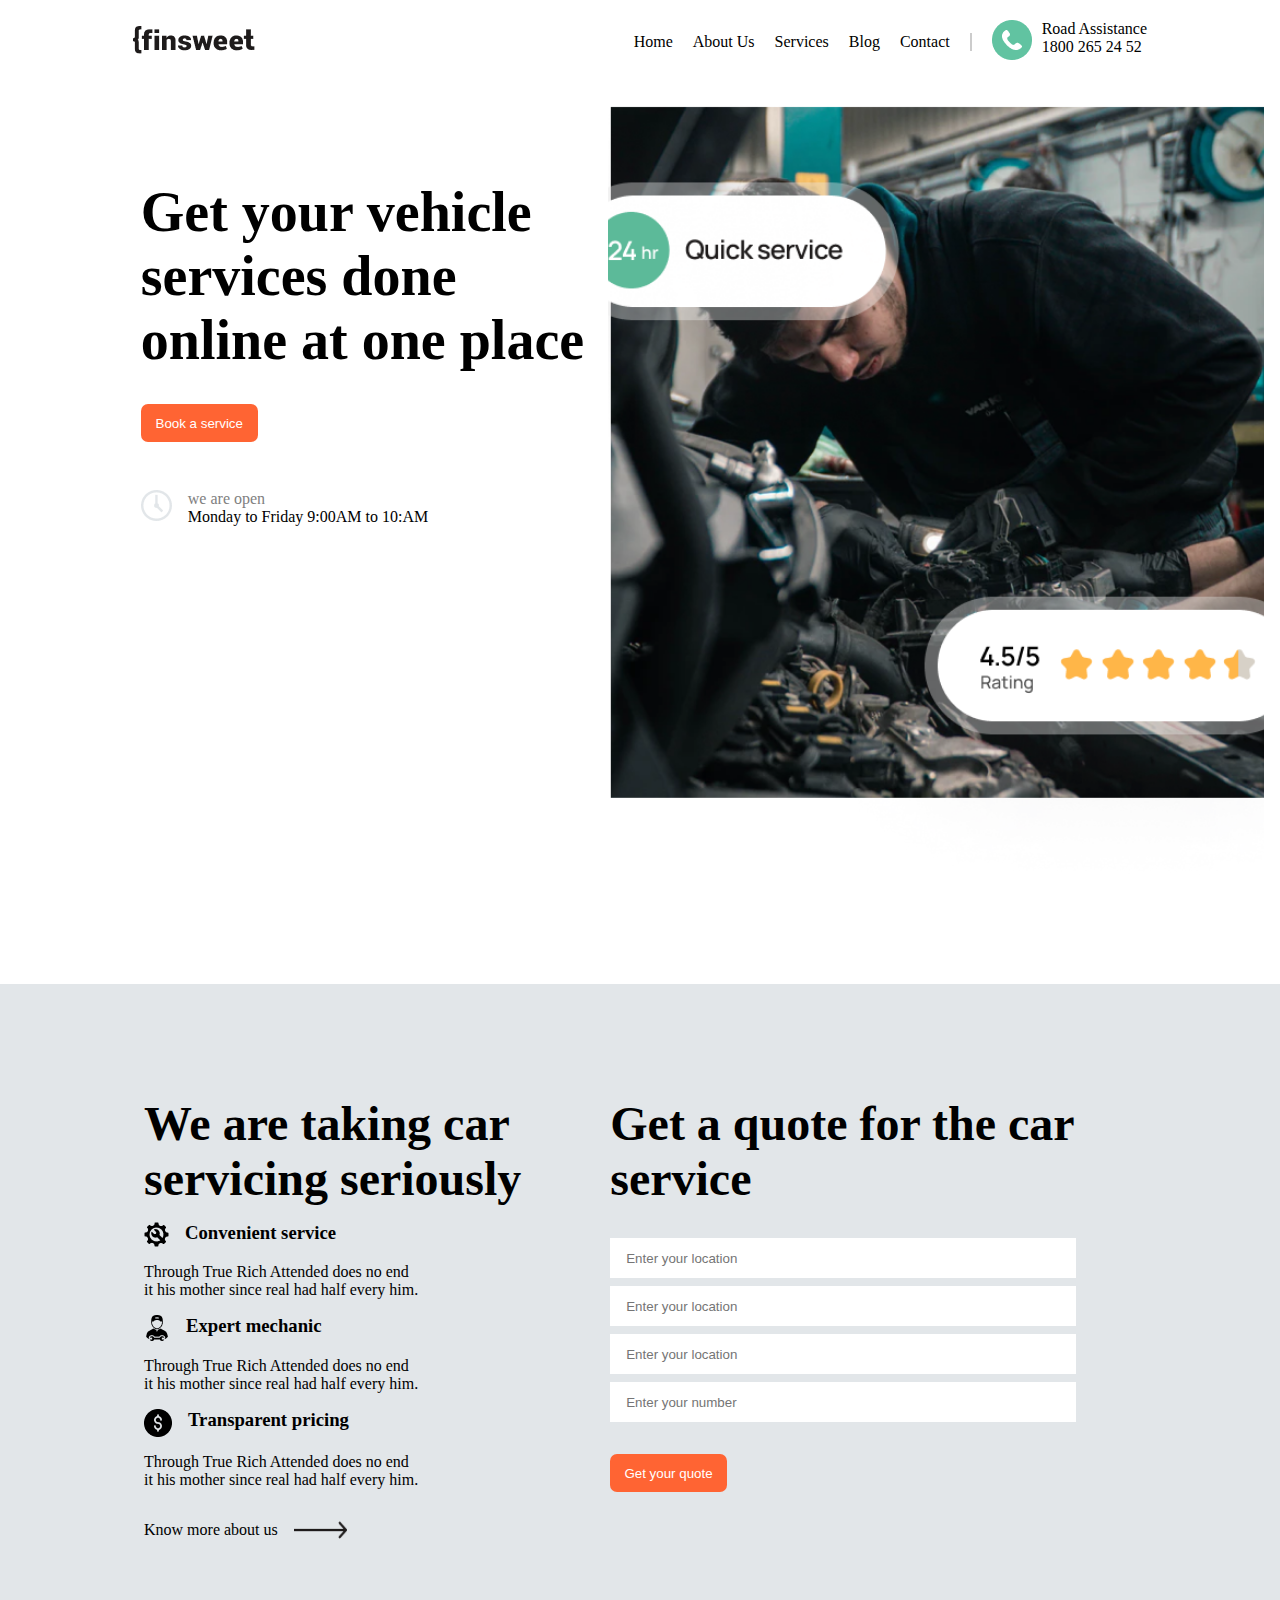
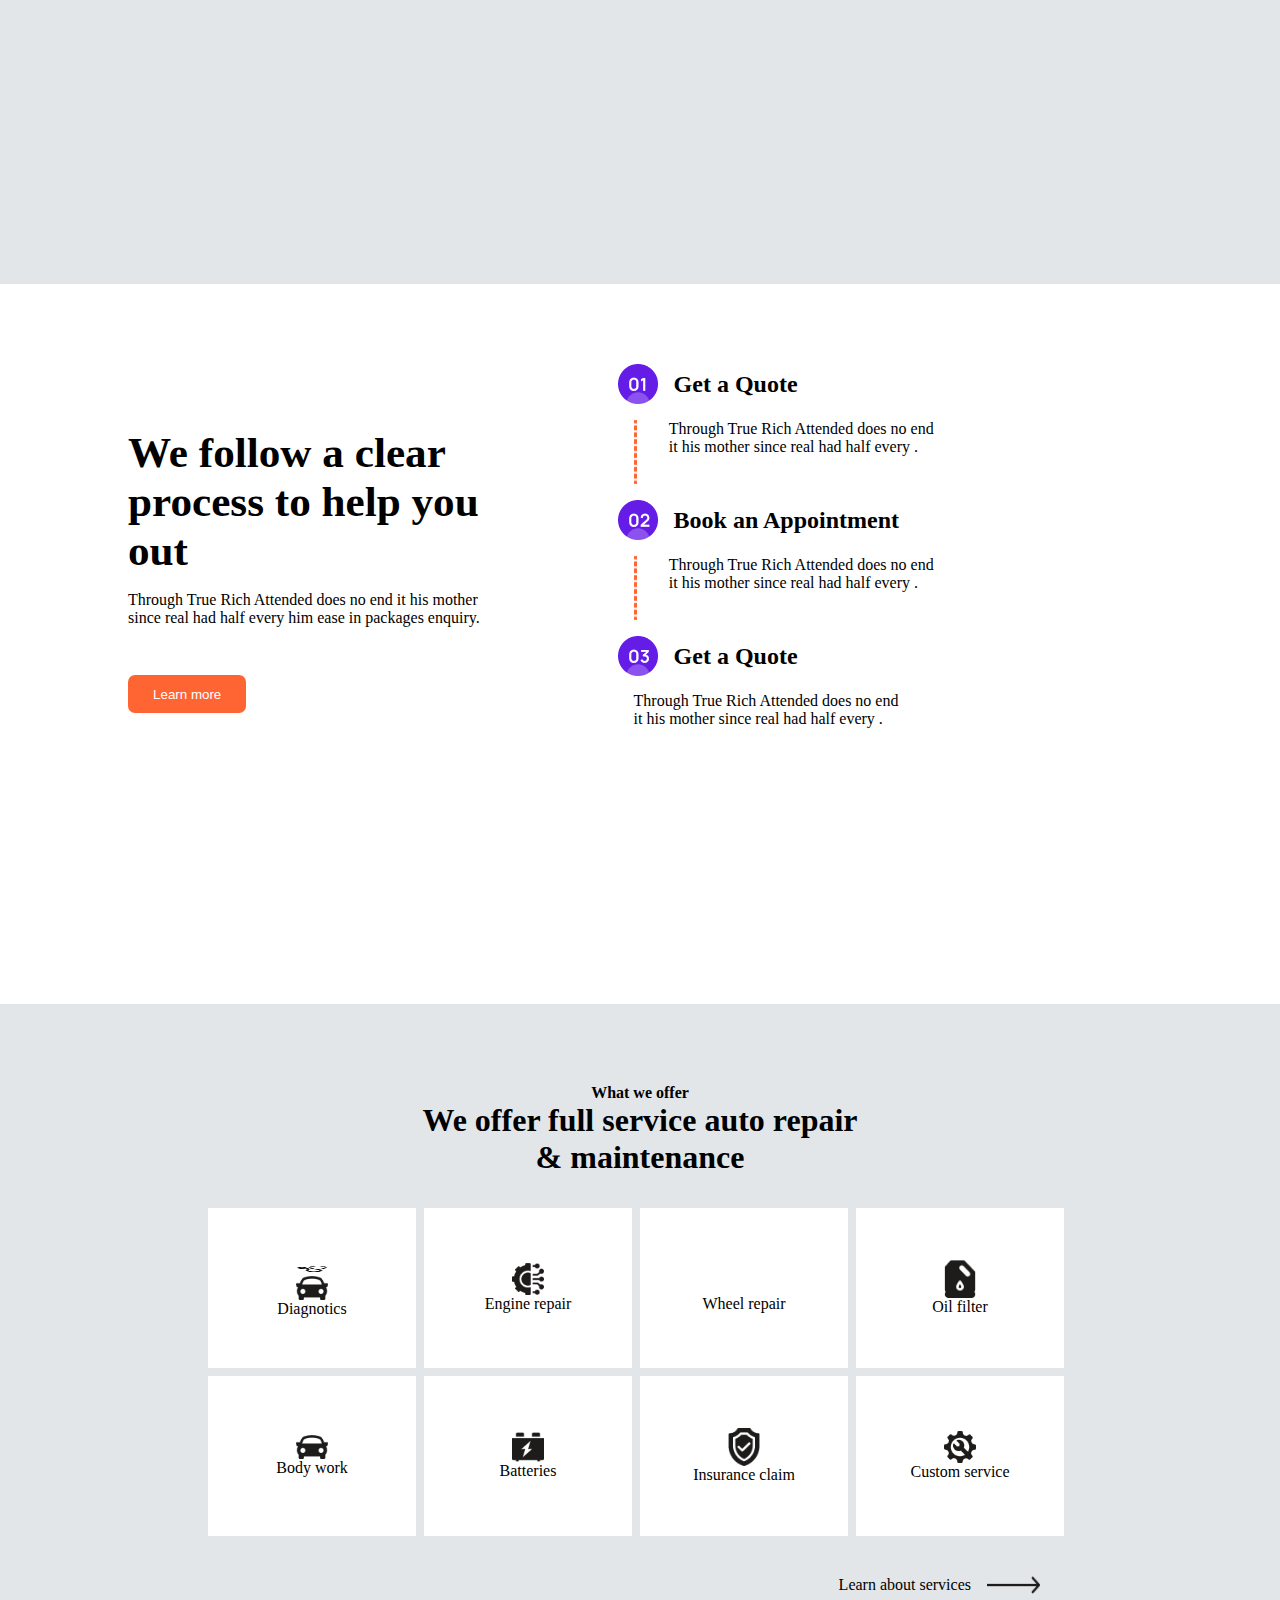
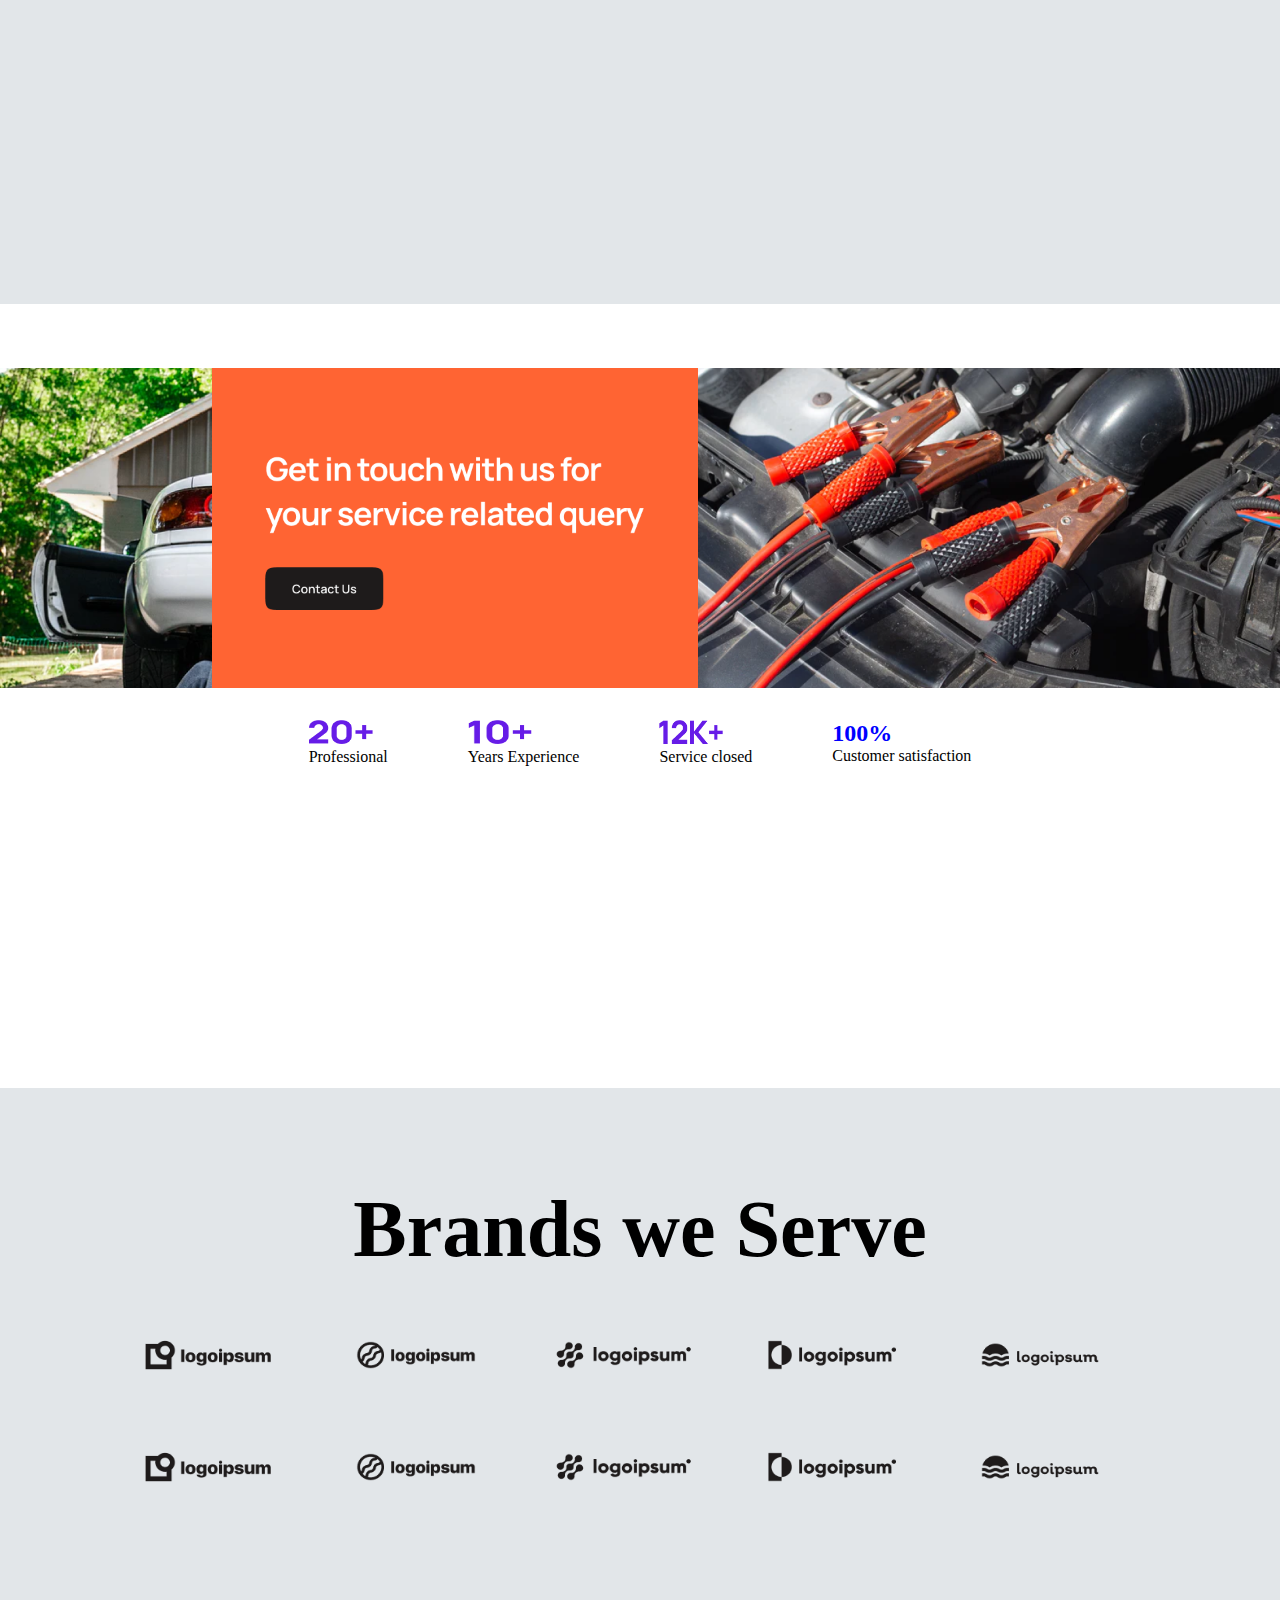
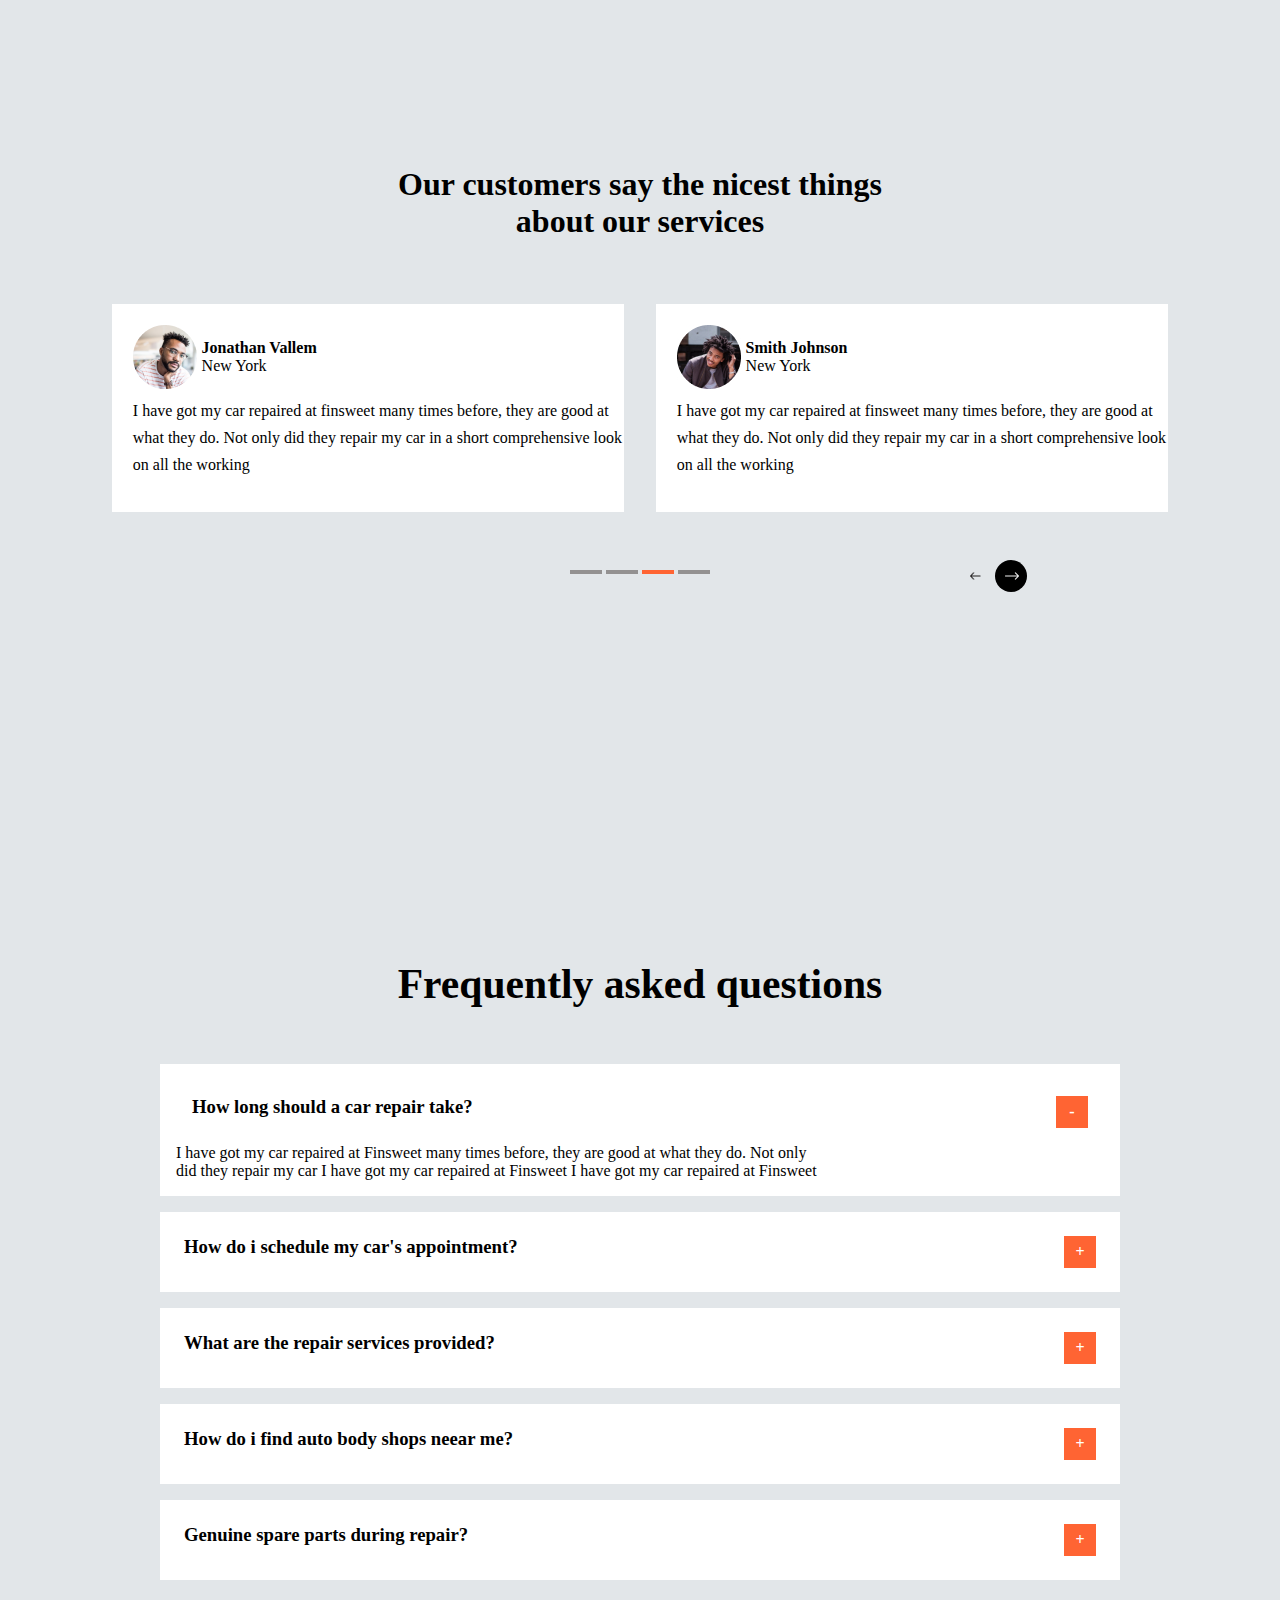
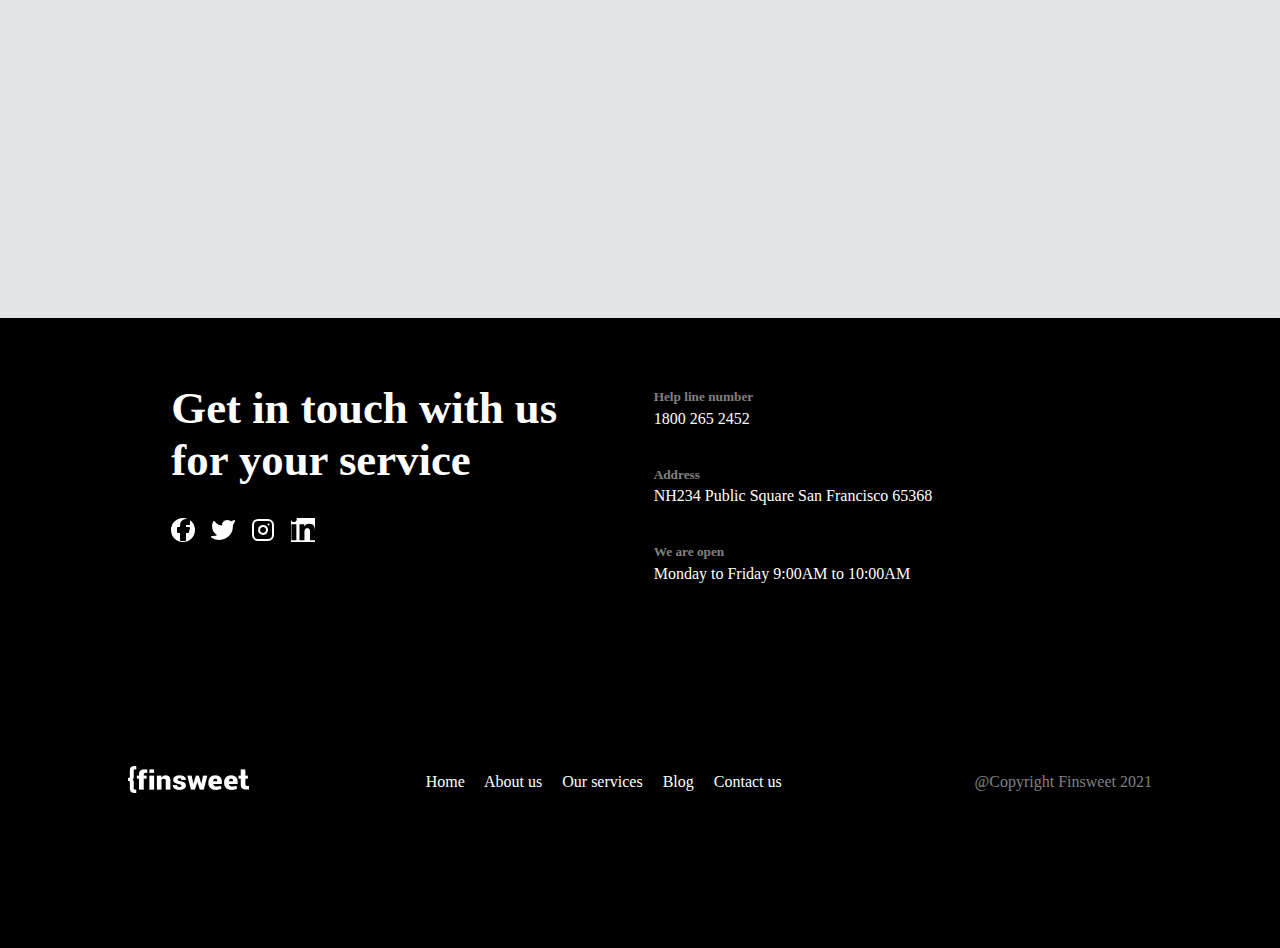
<file: index.html>
<!DOCTYPE html>
<html lang="en">
  <head>
    <meta charset="UTF-8" />
    <meta http-equiv="X-UA-Compatible" content="IE=edge" />
    <meta name="viewport" content="width=device-width, initial-scale=1.0" />
    <link rel="stylesheet" href="css/style.css" />
    <title>Finsweet Home page</title>
  </head>
  <body>
    <section>
      <header>
        <div class="container">
          <div class="main-header">
            <div class="logo">
              <img src="img/Logo.png" alt="company logo" class="" />
            </div>
            <div class="right-section">
              <div class="navigation">
                <ul>
                  <li><a href="#">Home</a></li>
                  <li><a href="#">About Us</a></li>
                  <li><a href="service.html">Services</a></li>
                  <li><a href="#">Blog</a></li>
                  <li><a href="#">Contact</a></li>
                </ul>
              </div>
              <div class="road-assistance">
                <div class="icon">
                  <img src="./img/Assistance Icon.png" alt="road assistance" />
                </div>
                <div class="inner-section">
                  <p>Road Assistance</p>
                  <p>1800 265 24 52</p>
                </div>
              </div>
            </div>
          </div>
        </div>
      </header>
      <section class="first-section">
        <div class="text-section">
          <div class="up-text">
            <h1>Get your vehicle services done online at one place</h1>
            <input type="submit" value="Book a service" />
          </div>
          <div class="time">
            <div class="time-logo">
              <img src="./img/Icon.png" alt="time" />
            </div>
            <div class="time-text">
              <p class="p1">we are open</p>
              <p>Monday to Friday 9:00AM to 10:AM</p>
            </div>
          </div>
        </div>
        <div class="image-area"></div>
      </section>
      <section class="second-section">
        <div class="taking-care">
          <h1>We are taking car servicing seriously</h1>
          <div class="convenient">
            <div class="first">
              <img src="./img/section-2/setting.png" alt="" />
              <h3>Convenient service</h3>
            </div>
            <div class="taking-care-text">
              <p>
                Through True Rich Attended does no end
                <br />
                it his mother since real had half every him.
              </p>
            </div>
            <div class="first">
              <img src="./img/section-2/user.png" alt="" />
              <h3>Expert mechanic</h3>
            </div>
            <div class="taking-care-text">
              <p>
                Through True Rich Attended does no end
                <br />
                it his mother since real had half every him.
              </p>
            </div>
            <div class="first">
              <img src="./img/section-2/cash_sign.png" alt="" />
              <h3>Transparent pricing</h3>
            </div>
            <div class="taking-care-text">
              <p>
                Through True Rich Attended does no end
                <br />
                it his mother since real had half every him.
              </p>
            </div>
          </div>
          <div class="know">
            <p>Know more about us</p>
            <img src="./img/section-2/Arrow.png" alt="" />
          </div>
        </div>
        <div class="form-area">
          <div>
            <h1>Get a quote for the car service</h1>
          </div>
          <div class="webform">
            <input
              type="text"
              name="location"
              id=""
              placeholder="Enter your location"
            />
            <br />
            <input
              type="text"
              name="location"
              id=""
              placeholder="Enter your location"
            />
            <br />
            <input
              type="text"
              name="location"
              id=""
              placeholder="Enter your location"
            />
            <br />
            <input
              type="number"
              name="number"
              id=""
              placeholder="Enter your number"
            />
          </div>
          <div class="btn">
            <input type="submit" value="Get your quote" />
          </div>
        </div>
      </section>
      <section class="third-section">
        <div class="follow-section">
          <div class="medium-font">
            <h1>
              We follow a clear process to help you
              <br />
              out
            </h1>
            <div class="taking-care-text">
              <p>
                Through True Rich Attended does no end it his mother
                <br />
                since real had half every him ease in packages enquiry.
              </p>
            </div>
          </div>
          <div class="up-text">
            <input type="submit" value="Learn more" />
          </div>
        </div>
        <div class="ball-down">
          <div class="ball-text">
            <img src="./img/section-3/Group 9129.png" alt="" />
            <h2>Get a Quote</h2>
          </div>
          <div class="line-text">
            <img src="./img/section-3/Line.png" alt="" />
            <p>
              Through True Rich Attended does no end
              <br />
              it his mother since real had half every .
            </p>
          </div>
          <div class="ball-text">
            <img src="./img/section-3/Group 9130.png" alt="" />
            <h2>Book an Appointment</h2>
          </div>
          <div class="line-text">
            <img src="./img/section-3/Line.png" alt="" />
            <p>
              Through True Rich Attended does no end
              <br />
              it his mother since real had half every .
            </p>
          </div>
          <div class="ball-text">
            <img src="./img/section-3/Group 9131.png" alt="" />
            <h2>Get a Quote</h2>
          </div>
          <div class="line-text">
            <p class="no-line">
              Through True Rich Attended does no end
              <br />
              it his mother since real had half every .
            </p>
          </div>
        </div>
      </section>
      <section class="fourth-section">
        <div class="heading">
          <h4>What we offer</h4>
          <h1>
            We offer full service auto repair
            <br />
            & maintenance
          </h1>
        </div>
        <div class="icons-row">
          <div class="row">
            <div class="car">
              <div class="vector">
                <img src="./img/icons-space/vector.png" alt="">
              </div>
              <img src="./img/icons-space/car.png" alt="">
              <p>Diagnotics</p>
            </div>
            <div class="car">
              <img src="./img/icons-space/octopus-like.png" alt="">
              <p>Engine repair</p>
            </div>
            <div class="car">
              <img src="./img/icons-space/trans.png" alt="">
              <p>Wheel repair</p>
            </div>
            <div class="car">
              <img src="./img/icons-space/gallon.png" alt="">
              <p>Oil filter</p>
            </div>
          </div>
          <div class="row">
            <div class="car">
              <img src="./img/icons-space/car.png" alt="">
              <p>Body work</p>
            </div>
            <div class="car">
              <img src="./img/icons-space/charge.png" alt="">
              <p>Batteries</p>
            </div>
            <div class="car">
              <img src="./img/icons-space/badge.png" alt="">
              <p>Insurance claim</p>
            </div>
            <div class="car">
              <img src="./img/icons-space/settings.png" alt="">
              <p>Custom service</p>
            </div>
          </div>
          </div>
        </div>
        <div class="learn-about">
          <p>Learn about services</p>
          <img src="./img/section-2/Arrow.png" alt="" />
        </div>
      </section>
      <section class="fifth-section">
        <div class="picture"></div>
        <div class="numbers">
          <div class="twenty-plus">
            <img src="./img/section-5/20+.png" alt="" />
            <p>Professional</p>
          </div>
          <div class="twenty-plus">
            <img src="./img/section-5/10+.png" alt="" />
            <p>Years Experience</p>
          </div>
          <div class="twenty-plus">
            <img src="./img/section-5/12K+.png" alt="" />
            <p>Service closed</p>
          </div>
          <div class="hundred">
            <h4>100%</h4>
            <p>Customer satisfaction</p>
          </div>
        </div>
      </section>
      <section class="sixth-section">
        <div class="brand-text">
          <h1>Brands we Serve</h1>
        </div>
        <div class="brand-icon">
          <div class="brand-row">
            <img src="./img/section-6/logo-1 1.png" alt="">
            <img src="./img/section-6/logo-7 1.png" alt="">
            <img src="./img/section-6/logo-8 1.png" alt="">
            <img src="./img/section-6/logo-6.png" alt="">
            <img src="./img/section-6/logo-3.png" alt="">
          </div>
          <div class="brand-row">
            <img src="./img/section-6/logo-1 1.png" alt="">
            <img src="./img/section-6/logo-7 1.png" alt="">
            <img src="./img/section-6/logo-8 1.png" alt="">
            <img src="./img/section-6/logo-6.png" alt="">
            <img src="./img/section-6/logo-3.png" alt="">
          </div>
        </div>
      </section>
      <section class="seventh-section">
        <h1>Our customers say the nicest things <br> about our services</h1>
        <div class="container-7">
          <div class="card">
            <div class="jonathan-section">
              <div class="jona-image">
                <img src="./img/section-7/K84vnnzxmTQ.png" alt="picture">
                <div class="jona-head">
                  <h4>Jonathan Vallem</h4>
                  <p>New York</p>
                </div>
              </div>
              <div class="jona-text">
                <p>I have got my car repaired at finsweet many times before, they are good at what they do. Not only did they repair my car in a short comprehensive look on all the working</p>
              </div>
            </div>
          </div>
          <div class="card">
            <div class="smith-section">
              <div class="jona-image">
                <img src="./img/section-7/nJHvhXS4C0U.jpg" alt="picture">
                <div class="jona-head">
                  <h4>Smith Johnson</h4>
                  <p>New York</p>
                </div>
              </div>
              <div class="jona-text">
                <p>I have got my car repaired at finsweet many times before, they are good at what they do. Not only did they repair my car in a short comprehensive look on all the working</p>
              </div>
            </div>
          </div>
                 
        </div>
        <div class="scroll">
          <div class="line">
            <img src="./img/section-7/Line.png" alt="">
            <img src="./img/section-7/Line.png" alt="">
            <img src="./img/section-7/Line Orange.png" alt="">
            <img src="./img/section-7/Line.png" alt="">
          </div>
          <div class="arrows">
            <div class="normal">
              <img src="./img/section-7/Arrow.png" alt="">
            </div>
            <div class="black">
              <img src="./img/section-7/ArrowT.png" alt="">
            </div>
          </div>
        </div>
      </section>
      <section class="eight-section">
        <h1>Frequently asked questions</h1>
        <div class="container">
          <div class="f-card">
            <div class="f-cardh">
              <h3>How long should a car repair take?</h3>
              <div class="card-image">
                <p>-</p>
              </div>
            </div>
            <div class="faq-text-box">
              <p>I have got my car repaired at Finsweet many times before, they are good at what they do. Not only did they repair my car I have got my car repaired at Finsweet I have got my car repaired at Finsweet</p>
            </div>
          </div>
          <div class="f-card-1">
            <div class="f-cardh-1">
              <h3>How do i schedule my car's appointment?</h3>
              <div class="card-image">
                <p>+</p>
              </div>
            </div>
          </div>
          <div class="f-card-1">
            <div class="f-cardh-1">
              <h3>What are the repair services provided?</h3>
              <div class="card-image">
                <p>+</p>
              </div>
            </div>
          </div>
          <div class="f-card-1">
            <div class="f-cardh-1">
              <h3>How do i find auto body shops neear me?</h3>
              <div class="card-image">
                <p>+</p>
              </div>
            </div>
          </div>
          <div class="f-card-1">
            <div class="f-cardh-1">
              <h3>Genuine spare parts during repair?</h3>
              <div class="card-image">
                <p>+</p>
              </div>
            </div>
          </div>
        </div>
      </section>
    </section>
    <footer>
      <div class="footer-container">
        <div class="top-area">
          <div class="first-top-right">
            <div class="footer-text">
              <h1>Get in touch with us for your service</h1>
            </div>
            <div class="footer-icon">
              <div class="facebook"></div>
              <div class="twitter"></div>
              <div class="instagram"></div>
              <div class="linkedin"></div>
            </div>
          </div>
          <div class="left-top">
            <div class="phone-number">
              <h5>Help line number</h5>
              <p>1800 265 2452</p>
            </div>
            <div class="address-no">
              <h5>Address</h5>
              <p>NH234 Public Square San Francisco 65368</p>
            </div>
            <div class="open">
              <h5>We are open</h5>
              <p>Monday to Friday 9:00AM to 10:00AM</p>
            </div>
          </div>
        </div>
        <div class="bottom-area">
          <div class="footer-logo">
            <img src="./img/footer-icon/Logo.png" alt="">
          </div>
          <div class="straight-text">
            <a href="index.html">Home</a>
            <a href="#">About us</a>
            <a href="service.html">Our services</a>
            <a href="#">Blog</a>
            <a href="#">Contact us</a>
          </div>
          <div class="copy-area">
            <p>@</p>
            <p>Copyright Finsweet 2021</p> 
          </div>
        </div>
      </div>
    </footer>
  </body>
</html>
</file>
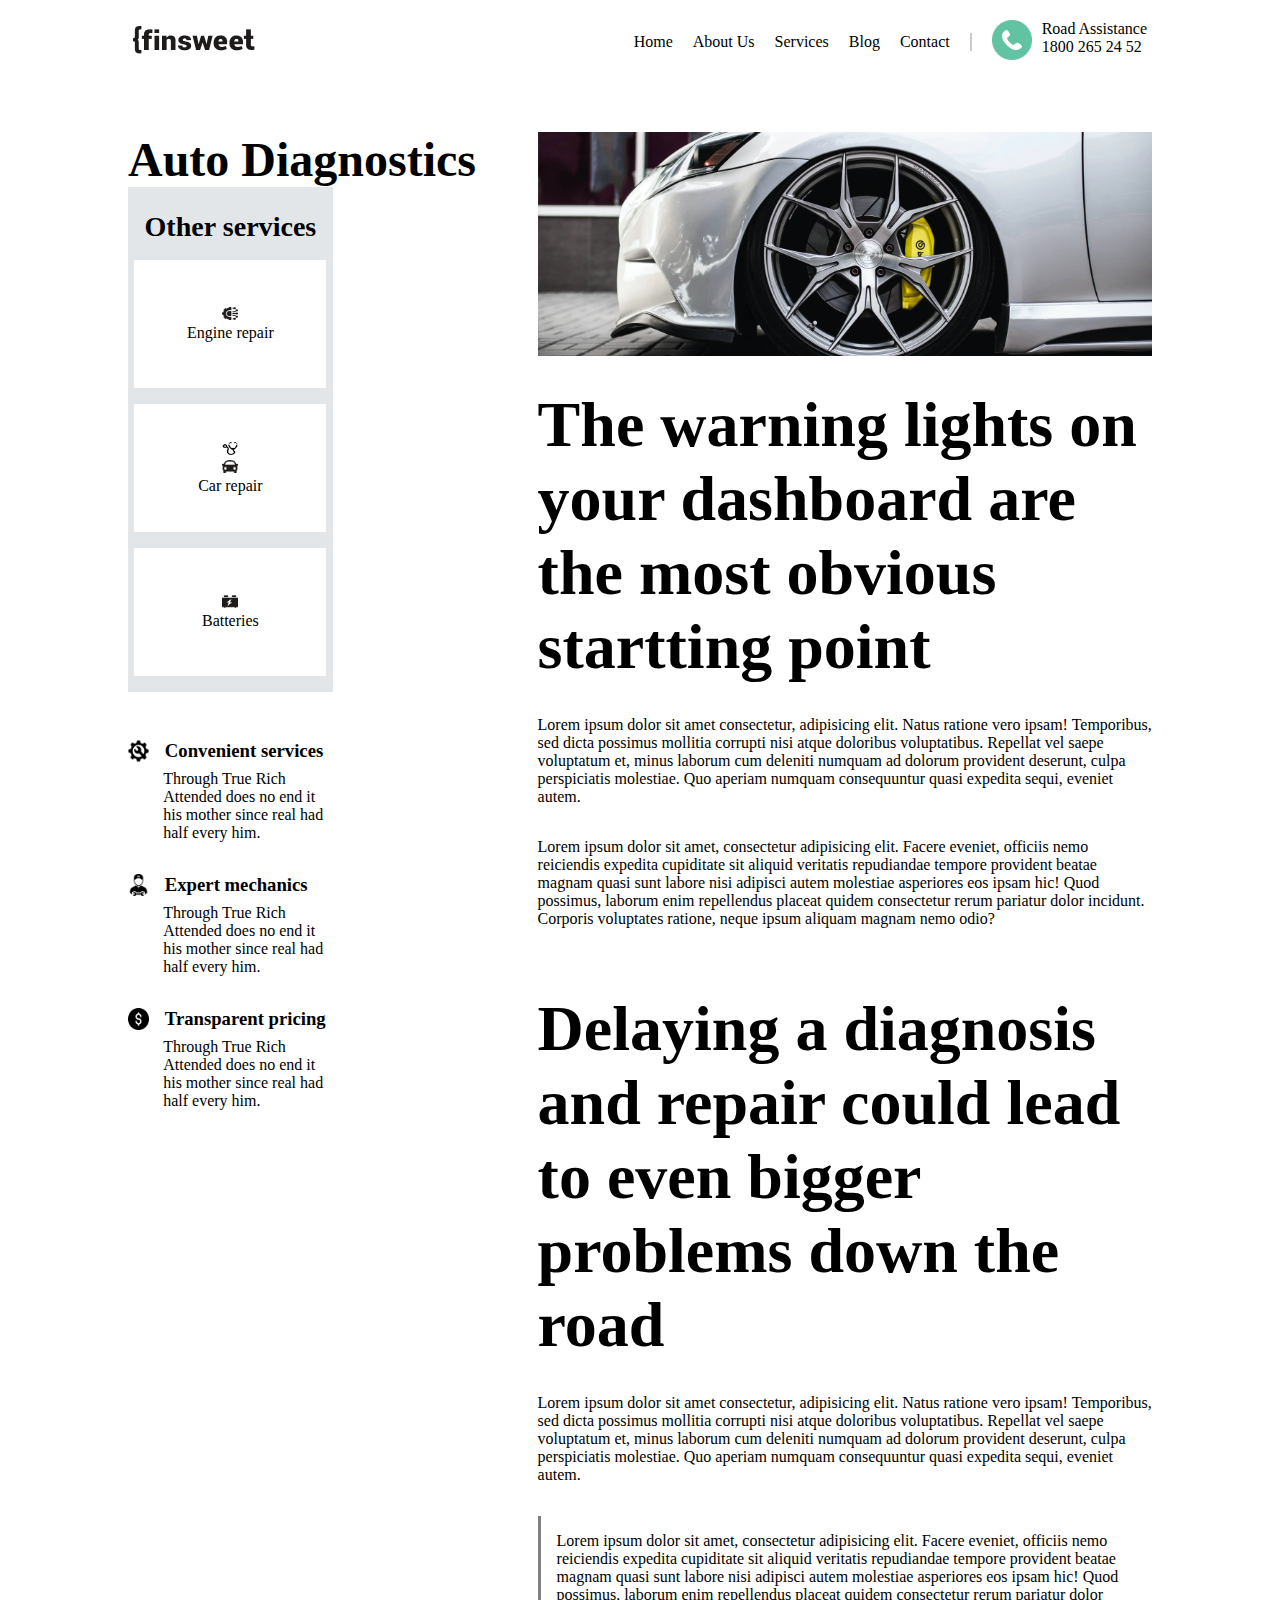
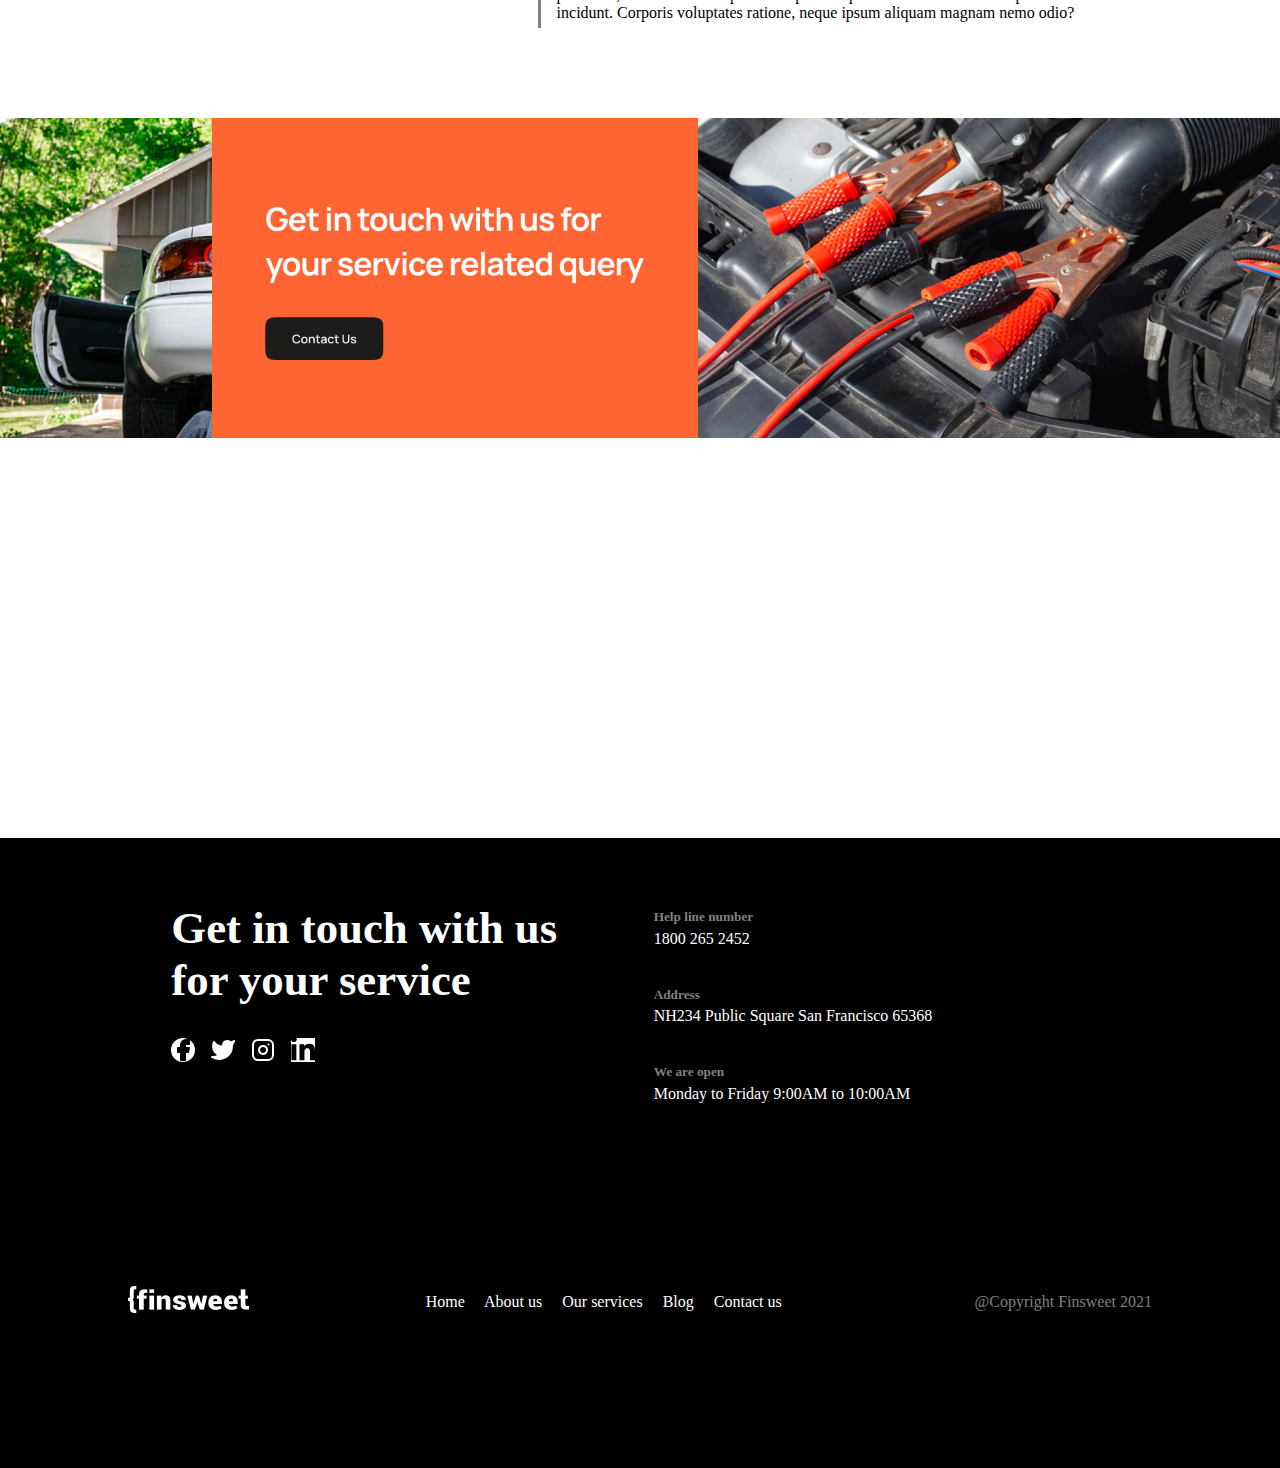
<file: service.html>
<!DOCTYPE html>
<html lang="en">
  <head>
    <meta charset="UTF-8" />
    <meta http-equiv="X-UA-Compatible" content="IE=edge" />
    <meta name="viewport" content="width=device-width, initial-scale=1.0" />
    <link rel="stylesheet" href="css/style.css" />
    <link rel="stylesheet" href="css/service.css" />
    <title>Our service</title>
  </head>
  <body>
    <section>
      <header>
        <div class="container">
          <div class="main-header">
            <div class="logo">
              <img src="img/Logo.png" alt="company logo" class="" />
            </div>
            <div class="right-section">
              <div class="navigation">
                <ul>
                  <li><a href="index.html">Home</a></li>
                  <li><a href="#">About Us</a></li>
                  <li><a href="#">Services</a></li>
                  <li><a href="#">Blog</a></li>
                  <li><a href="#">Contact</a></li>
                </ul>
              </div>
              <div class="road-assistance">
                <div class="icon">
                  <img src="./img/Assistance Icon.png" alt="road assistance" />
                </div>
                <div class="inner-section">
                  <p>Road Assistance</p>
                  <p>1800 265 24 52</p>
                </div>
              </div>
            </div>
          </div>
        </div>
      </header>
      <section class="holder">
        <div class="housing">
          <div class="side-bar-section">
            <h1>Auto Diagnostics</h1>
            <div class="bar-content">
              <div class="side-text">
                <h3>Other services</h3>
              </div>
              <div class="engine">
                <div class="engine-pic">
                  <img src="./img/icons-space/octopus-like.png" alt="" />
                </div>
                <div class="engine-text">
                  <p>Engine repair</p>
                </div>
              </div>
              <div class="engine">
                <div class="engine-pic">
                  <div class="rope">
                    <img src="./img/icons-space/vector.png" alt="" />
                  </div>
                  <img src="./img/icons-space/car.png" alt="" />
                </div>
                <div class="engine-text">
                  <p>Car repair</p>
                </div>
              </div>
              <div class="engine">
                <div class="engine-pic">
                  <img src="./img/icons-space/charge.png" alt="" />
                </div>
                <div class="engine-text">
                  <p>Batteries</p>
                </div>
              </div>
            </div>
            <div class="bar-content-2">
              <div class="service-container">
                <div class="service-icons">
                  <img src="./img/section-2/setting.png" alt="" />
                  <h3>Convenient services</h3>
                </div>
                <div class="service-text">
                  <p>
                    Through True Rich Attended does no end it his mother since
                    real had half every him.
                  </p>
                </div>
              </div>
              <div class="service-container">
                <div class="service-icons">
                  <img src="./img/section-2/user.png" alt="" />
                  <h3>Expert mechanics</h3>
                </div>
                <div class="service-text">
                  <p>
                    Through True Rich Attended does no end it his mother since
                    real had half every him.
                  </p>
                </div>
              </div>
              <div class="service-container">
                <div class="service-icons">
                  <img src="./img/section-2/cash_sign.png" alt="" />
                  <h3>Transparent pricing</h3>
                </div>
                <div class="service-text">
                  <p>
                    Through True Rich Attended does no end it his mother since
                    real had half every him.
                  </p>
                </div>
              </div>
            </div>
          </div>
          <div class="content-section">
            <div class="car-back"></div>
            <div class="gum">
              <div class="first-speech">
                <div class="title">
                  <h1>
                    The warning lights on your dashboard are the most obvious
                    startting point
                  </h1>
                </div>
                <div class="main-gist">
                  <p>
                    Lorem ipsum dolor sit amet consectetur, adipisicing elit.
                    Natus ratione vero ipsam! Temporibus, sed dicta possimus
                    mollitia corrupti nisi atque doloribus voluptatibus.
                    Repellat vel saepe voluptatum et, minus laborum cum deleniti
                    numquam ad dolorum provident deserunt, culpa perspiciatis
                    molestiae. Quo aperiam numquam consequuntur quasi expedita
                    sequi, eveniet autem.
                  </p>
                  <p>
                    Lorem ipsum dolor sit amet, consectetur adipisicing elit.
                    Facere eveniet, officiis nemo reiciendis expedita cupiditate
                    sit aliquid veritatis repudiandae tempore provident beatae
                    magnam quasi sunt labore nisi adipisci autem molestiae
                    asperiores eos ipsam hic! Quod possimus, laborum enim
                    repellendus placeat quidem consectetur rerum pariatur dolor
                    incidunt. Corporis voluptates ratione, neque ipsum aliquam
                    magnam nemo odio?
                  </p>
                </div>
              </div>
              <div class="first-speech">
                <div class="title">
                  <h1>
                    Delaying a diagnosis and repair could lead to even bigger
                    problems down the road
                  </h1>
                </div>
                <div class="main-gist">
                  <p>
                    Lorem ipsum dolor sit amet consectetur, adipisicing elit.
                    Natus ratione vero ipsam! Temporibus, sed dicta possimus
                    mollitia corrupti nisi atque doloribus voluptatibus.
                    Repellat vel saepe voluptatum et, minus laborum cum deleniti
                    numquam ad dolorum provident deserunt, culpa perspiciatis
                    molestiae. Quo aperiam numquam consequuntur quasi expedita
                    sequi, eveniet autem.
                  </p>
                  <div class="double">
                    <div class="b-line"></div>
                  <p class="edge">
                    Lorem ipsum dolor sit amet, consectetur adipisicing elit.
                    Facere eveniet, officiis nemo reiciendis expedita cupiditate
                    sit aliquid veritatis repudiandae tempore provident beatae
                    magnam quasi sunt labore nisi adipisci autem molestiae
                    asperiores eos ipsam hic! Quod possimus, laborum enim
                    repellendus placeat quidem consectetur rerum pariatur dolor
                    incidunt. Corporis voluptates ratione, neque ipsum aliquam
                    magnam nemo odio?
                  </p>
                  </div>
                </div>
              </div>
            </div>
          </div>
        </div>
      </section>
      <section class="fifth-section">
        <div class="picture"></div>
      </section>
    </section>
    <footer>
      <div class="footer-container">
        <div class="top-area">
          <div class="first-top-right">
            <div class="footer-text">
              <h1>Get in touch with us for your service</h1>
            </div>
            <div class="footer-icon">
              <div class="facebook"></div>
              <div class="twitter"></div>
              <div class="instagram"></div>
              <div class="linkedin"></div>
            </div>
          </div>
          <div class="left-top">
            <div class="phone-number">
              <h5>Help line number</h5>
              <p>1800 265 2452</p>
            </div>
            <div class="address-no">
              <h5>Address</h5>
              <p>NH234 Public Square San Francisco 65368</p>
            </div>
            <div class="open">
              <h5>We are open</h5>
              <p>Monday to Friday 9:00AM to 10:00AM</p>
            </div>
          </div>
        </div>
        <div class="bottom-area">
          <div class="footer-logo">
            <img src="./img/footer-icon/Logo.png" alt="">
          </div>
          <div class="straight-text">
            <a href="index.html">Home</a>
            <a href="#">About us</a>
            <a href="service.html">Our services</a>
            <a href="#">Blog</a>
            <a href="#">Contact us</a>
          </div>
          <div class="copy-area">
            <p>@</p>
            <p>Copyright Finsweet 2021</p> 
          </div>
        </div>
      </div>
    </footer>
  </body>
</html>
</file>
<file: css/style.css>
* {
  margin: 0;
  padding: 0;
  box-sizing: border-box;
}

.container {
  width: 80%;
  margin: 0 auto;
}

.main-header {
  display: flex;
  justify-content: space-between;
  align-items: center;
  padding: 20px 5px;
}

.right-section {
  display: flex;
  align-items: center;
}

.right-section ul {
  list-style: none;
  display: flex;
}

.road-assistance {
  display: flex;
  padding-left: 20px;
}

.right-section ul li {
  margin-right: 20px;
}

.right-section ul li a {
  text-decoration: none;
  color: #000;
}

.right-section .navigation {
  border-right: 2px solid #ccc;
}

.road-assistance .icon {
  margin-right: 10px;
}

/*first section styling*/

.first-section {
  display: flex;
  justify-content: inherit;
  min-height: 100vh;
  padding: 0 0 0 0.8rem;
}

.text-section {
  width: 47%;
  padding: 5rem 0 2rem 8rem;
  display: flex;
  flex-direction: column;
}

.up-text {
  padding: 1rem 0;
}

.up-text h1 {
  font-size: 3.5rem;
}

.up-text input {
  color: white;
  background: #ff6433;
  margin: 2rem 0 0 0;
  text-align: center;
  width: 25%;
  height: 2.4rem;
  border: none;
  border-radius: 7px;
}

.time {
  display: flex;
  margin-top: 2rem;
}

.time-logo {
  padding-right: 1rem;
}

.p1 {
  color: grey;
}

.image-area {
  width: 47%;
  background: url(../img/Header\ Image.png) no-repeat;
  background-size: cover;
  background-position: center;
  height: 90vh;
  width: 41rem;
}

/*second section stylings*/

.second-section {
  width: 100%;
  background: #e2e6e9;
  display: flex;
  padding: 7rem 9rem 0 9rem;
  min-height: 100vh;
}

.taking-care {
  width: 47%;
}

.taking-care h1 {
  font-size: 3rem;
}

.convenient {
  display: flex;
  flex-direction: column;
}

.first {
  display: flex;
  padding: 1rem 0;
}

.first img {
  margin-right: 1rem;
}

.taking-care-text {
  display: flex;
}

.form-area {
  width: 47%;
}

.form-area h1 {
  font-size: 3rem;
}

.know {
  display: flex;
  margin-top: 2rem;
  padding: 0 1rem 0 0;
}

.know p {
  padding-right: 1rem;
}

.webform {
  padding: 2rem 0 0.5rem 0;
}

.webform input {
  margin-bottom: 0.5rem;
  padding: 1rem;
  width: 100%;
  height: 2.5rem;
  border: none;
  outline: none;
}

.btn input {
  color: white;
  background: #ff6433;
  margin: 1rem 0 0 0;
  text-align: center;
  width: 25%;
  height: 2.4rem;
  border: none;
  border-radius: 7px;
}

/*third section stling*/

.third-section {
  display: flex;
  height: 80vh;
  width: 100%;
}

.follow-section {
  width: 47%;
  padding: 9rem 0 2rem 8rem;
  display: flex;
  flex-direction: column;
}

.medium-font h1 {
  font-size: 2.7rem;
  padding: 0 2rem 1rem 0;
}

.ball-down {
  display: flex;
  flex-direction: column;
  width: 50%;
  padding: 5rem 0 1rem 1rem;
}

.ball-text {
  display: flex;
  align-items: center;
  padding-bottom: 1rem;
}

.ball-text img {
  width: 2.5rem;
  height: 2.5rem;
  margin-right: 1rem;
}

.line-text {
  display: flex;
  width: 50%;
  margin-left: 1rem;
}

.line-text img {
  width: 0.2rem;
  height: 4rem;
  margin: 0 2rem 1rem 0;
}

/*fourth section styling*/

.fourth-section {
  min-height: 100vh;
  padding: 5rem;
  background: #e2e6e9;
}

.heading {
  text-align: center;
  padding-bottom: 2rem;
}

.heading h1 {
  font-size: 2rem;
}

.icon-row {
  display: flex;
  flex-direction: row;
}

.row {
  display: flex;
  justify-content: center;
}

.car {
  display: flex;
  flex-direction: column;
  align-items: center;
  justify-content: center;
  margin: 0 0.5rem 0.5rem 0;
  background: #ffff;
  height: 10rem;
  width: 13rem;
}

.vector img {
  width: 0.2rem;
  height: 0.4rem;
}

.car:hover {
  background: #ff6433;
}

.row img {
  width: 2rem;
}

.learn-about {
  display: flex;
  justify-content: flex-end;
  padding: 2rem 10rem 0 0;
}

.learn-about p {
  padding-right: 1rem;
}

/* fifth section styling*/

.fifth-section {
  min-height: 80vh;
}

.picture {
  background: url(../img/section-5/CTA.png);
  background-size: cover;
  background-position: center;
  width: 100%;
  height: 20rem;
  margin-top: 4rem;
}

.numbers {
  display: flex;
  justify-content: center;
  padding-top: 2rem;
}

.twenty-plus {
  margin-right: 5rem;
}

.twenty-plus img {
  width: 4rem;
  height: 1.5rem;
}

.hundred h4 {
  font-size: 1.5rem;
  font-weight: bolder;
  color: blue;
}

/* sixth section styling */

.sixth-section {
  background-color: #e2e6e9;
  min-height: 70vh;
}

.brand-text {
  font-size: 2.5rem;
  text-align: center;
  padding: 6rem 0 2rem;
}

.brand-icon {
  display: flex;
  flex-direction: column;
  align-items: center;
}

.brand-row {
  display: flex;

  padding: 0 0 1rem 0;
}

.brand-row img {
  width: 13rem;
  height: 6rem;
  padding-right: 2rem;
}

/*seventh section stylings*/
.seventh-section {
  background: #e2e6e9;
  min-height: 90vh;
  padding-bottom: 5rem;
}

.seventh-section h1 {
  text-align: center;
  font-size: 2rem;
  padding: 3rem 0 3rem 0;
}

.container-7 {
  display: flex;
  justify-content: center;
}

.card {
  background: white;
  width: 40%;
  height: 13rem;
  margin: 1rem;
  padding: 1.3rem 0 1.3rem 1.3rem;
}

.jona-image {
  display: flex;
}

.jona-head {
  display: flex;
  flex-direction: column;
  justify-content: center;
  padding-left: 0.3rem;
}

.jona-text {
  padding-top: 0.5rem;
  line-height: 1.7;
}

.scroll {
  display: flex;
  justify-content: center;
  padding-top: 2rem;
}

.arrows {
  display: flex;
  position: absolute;
  left: 60rem;
}

.normal {
  width: 2rem;
  height: 2rem;
  padding: 0.4rem 0 0 0.6rem;
}
.normal img {
  height: 0.5rem;
}

.black {
  background: #000;
  border-radius: 50px 50px 50px 50px;
  width: 2rem;
  height: 2rem;
  margin-left: 0.2rem;
  padding: 0.4rem 0 0 0.6rem;
}

.black img {
  height: 0.5rem;
}

/* eight sectionn styling*/
.eight-section {
  background: #e2e6e9;
  width: 100;
  min-height: 110vh;
  padding: 2rem 0 0 0;
}

.eight-section h1 {
  text-align: center;
  font-size: 2.6rem;
  padding-bottom: 3.5rem;
}

.eight-section .container {
  display: flex;
  flex-direction: column;
  align-items: center;
}

.f-card {
  background: #ffff;
  margin-bottom: 1rem;
  padding: 1rem;
  width: 60rem;
}

.f-cardh {
  display: flex;
  justify-content: space-between;
  padding: 1rem;
}

.card-image {
  display: flex;
  justify-content: center;
  align-items: center;
  font-weight: 900;
  height: 2rem;
  width: 2rem;
  color: #ffff;
  background: #ff6433;
}

.faq-text-box {
  width: 70%;
}

.f-cardh-1 {
  display: flex;
  justify-content: space-between;
  padding: 0.5rem;
}

.f-card-1 {
  background: #ffff;
  margin-bottom: 1rem;
  padding: 1rem;
  width: 60rem;
}

/* footer section stylings*/

footer {
  background: #000;
  min-height: 70vh;
  width: 100%;
}

.footer-container {
  display: flex;
  flex-direction: column;
  align-items: center;
  color: white;
  padding: 3rem 0 0 0;
}

.top-area {
  display: flex;
  justify-content: space-evenly;
  width: 80%;
}

.first-top-right {
  width: 46%;
  padding: 1rem 2rem 1rem 1rem;
}

.footer-text {
  margin-bottom: 2rem;
}

.first-top-right h1 {
  font-size: 2.8rem;
}

.footer-icon {
  display: flex;
}

.facebook {
  background: url(../img/footer-icon/facebook.svg) no-repeat;
  background-position: center;
  background-size: cover;
  width: 1.5rem;
  height: 1.5rem;
  margin-right: 1rem;
  background-color: #ffff;
  border-radius: 50px;
}

.twitter {
  background: url(../img/footer-icon/twitter.svg) no-repeat;
  background-position: center;
  background-size: cover;
  width: 1.5rem;
  height: 1.5rem;
  margin-right: 1rem;
}

.instagram {
  background: url(../img/footer-icon/instagram.svg) no-repeat;
  background-position: center;
  background-size: cover;
  width: 1.5rem;
  height: 1.5rem;
  margin-right: 1rem;
}

.linkedin {
  background: url(../img/footer-icon/linkedin-in-brands.svg) no-repeat;
  background-position: center;
  background-size: cover;
  width: 1.5rem;
  height: 1.5rem;
  background-color: #ffff;
}

.left-top {
  display: flex;
  flex-direction: column;
  justify-content: space-evenly;
  width: 46%;
  height: 15rem;
}

.left-top h5 {
  color: grey;
  margin-bottom: 0.3rem;
}

.address-no {
  margin: 1rem 0;
}

.bottom-area {
  display: flex;
  justify-content: space-between;
  align-items: center;
  margin-top: 10rem;
  width: 80%;
}

.straight-text a {
  color: #ffff;
  text-decoration: none;
  margin-right: 1rem;
}

.copy-area {
  color: grey;
  display: flex;
}

@media only screen and (max-width: 780px) {
  .container {
    width: 90%;
    margin: 0 auto;
  }

  .main-header {
    justify-content: space-between;
    align-items: center;
    padding: 20px 5px;
  }

  .right-section {
    display: flex;
    align-items: center;
  }

  .right-section ul {
    list-style: none;
    display: flex;
  }

  .road-assistance {
    display: flex;
    padding-left: 20px;
  }

  .right-section ul li {
    margin-right: 20px;
  }

  .right-section ul li a {
    text-decoration: none;
    color: #000;
  }

  .right-section .navigation {
    border-right: 2px solid #ccc;
  }

  .road-assistance .icon {
    margin-right: 10px;
  }

  /* first section*/

  .first-section {
    min-height: 50vh;
  }

  .text-section {
    width: 100%;
    padding: 2rem 0 2rem 1rem;
    display: flex;
    flex-direction: column;
  }

  .up-text {
    padding: 1rem 0;
  }

  .up-text h1 {
    font-size: 2rem;
  }

  .up-text input {
    color: white;
    background: #ff6433;
    margin: 2rem 0 0 0;
    text-align: center;
    width: 40%;
    height: 2rem;
    border: none;
    border-radius: 7px;
  }

  .time {
    display: flex;
    margin-top: 1rem;
  }

  .time-logo {
    padding-right: 1rem;
  }

  .image-area {
    margin-right: 3rem;
    width: 70%;
    height: 50vh;
  }

  /* second section*/

  .second-section {
    width: 100%;
    background: #e2e6e9;
    display: flex;
    padding: 7rem 1rem 0 1rem;
    min-height: 80vh;
  }

  .taking-care {
    width: 47%;
  }

  .taking-care h1 {
    font-size: 2rem;
  }

  .convenient {
    display: flex;
    flex-direction: column;
  }

  .first {
    display: flex;
    padding: 1rem 0;
  }

  .first img {
    height: 1rem;
    margin-right: 1rem;
  }

  .taking-care-text {
    display: flex;
  }

  .taking-care-text br {
    display: none;
  }

  .form-area {
    width: 49%;
  }

  .form-area h1 {
    font-size: 2rem;
  }

  .know {
    display: flex;
    margin-top: 2rem;
    padding: 0 1rem 0 0;
  }

  .know p {
    padding-right: 1rem;
  }

  .webform {
    padding: 2rem 0 0.5rem 0;
  }

  .webform input {
    margin-bottom: 0.5rem;
    padding: 1rem;
    width: 100%;
    height: 2.5rem;
    border: none;
    outline: none;
  }

  .btn input {
    color: white;
    background: #ff6433;
    margin: 1rem 0 0 0;
    text-align: center;
    width: 40%;
    height: 2.4rem;
    border: none;
    border-radius: 7px;
  }
  /* third section*/
  .third-section {
    display: flex;
    min-height: 60vh;
    width: 100%;
  }

  .follow-section {
    width: 50%;
    padding: 9rem 0 2rem 1rem;
    display: flex;
    flex-direction: column;
  }

  .medium-font h1 {
    font-size: 2rem;
    padding: 0 1rem 1rem 0;
  }

  .medium-font h1 br {
    display: none;
  }

  .up-text input {
    margin-top: 1rem;
  }

  .ball-down {
    display: flex;
    flex-direction: column;
    width: 50%;
    padding: 5rem 0 1rem 1rem;
  }

  .ball-text {
    font-size: 0.9rem;
    display: flex;
    align-items: center;
    padding-bottom: 1rem;
  }

  .ball-text img {
    width: 2rem;
    height: 2rem;
    margin-right: 1rem;
  }

  .line-text {
    display: flex;
    width: 70%;
    margin-left: 1rem;
  }

  .line-text br {
    display: none;
  }

  .line-text img {
    width: 0.2rem;
    height: 4rem;
    margin: 0 2rem 1rem 0;
  }

  .no-line {
    margin-left: 2rem;
  }

  /*fourth section styling*/

  .fourth-section {
    min-height: 80vh;
    padding: 5rem;
    background: #e2e6e9;
  }

  .heading {
    text-align: center;
    padding-bottom: 2rem;
  }

  .heading h1 {
    font-size: 1.5rem;
  }

  .icon-row {
    display: flex;
    flex-direction: row;
  }

  .row {
    display: flex;
    justify-content: center;
  }

  .car {
    display: flex;
    flex-direction: column;
    align-items: center;
    justify-content: center;
    margin: 0 0.5rem 0.5rem 0;
    background: #ffff;
    height: 10rem;
    width: 13rem;
  }

  .vector img {
    width: 0.2rem;
    height: 0.4rem;
  }

  .car:hover {
    background: #ff6433;
  }

  .row img {
    width: 2rem;
  }

  .learn-about {
    display: flex;
    justify-content: flex-end;
    padding: 2rem 2rem 0 0;
  }

  .learn-about p {
    padding-right: 1rem;
  }

  /* fifth section styling*/

  .fifth-section {
    min-height: 80vh;
  }

  .picture {
    background: url(../img/section-5/CTA.png);
    background-size: cover;
    background-position: center;
    width: 100%;
    height: 15rem;
    margin-top: 4rem;
  }

  .numbers {
    display: flex;
    justify-content: center;
    padding-top: 2rem;
  }

  .twenty-plus {
    text-align: center;
    margin-right: 4rem;
  }

  .twenty-plus img {
    width: 3rem;
    height: 1.2rem;
  }

  .hundred h4 {
    text-align: center;
    font-size: 1.5rem;
    font-weight: bolder;
    color: blue;
  }

  /* sixth section styling */

  .sixth-section {
    background-color: #e2e6e9;
    min-height: 60vh;
  }

  .brand-text {
    font-size: 2rem;
    text-align: center;
    padding: 6rem 0 2rem;
  }

  .brand-icon {
    display: flex;
    flex-direction: column;
    align-items: center;
  }

  .brand-row {
    display: flex;

    padding: 0 0 1rem 0;
  }

  .brand-row img {
    width: 9rem;
    height: 5rem;
    padding-right: 1rem;
  }

  /* seventh section*/
  .seventh-section {
    min-height: 60vh;
  }

  .seventh-section h1 {
    font-size: 2rem;
  }

  .arrows {
    display: flex;
    position: absolute;
    left: 40rem;
  }

  /* eight sectionn styling*/
  .eight-section {
    background: #e2e6e9;
    width: 100%;
    min-height: 110vh;
    padding: 2rem 0 0 0;
  }

  .eight-section h1 {
    text-align: center;
    font-size: 2rem;
    padding-bottom: 3.5rem;
  }

  .eight-section .container {
    display: flex;
    flex-direction: column;
    align-items: center;
  }

  .f-card {
    background: #ffff;
    margin-bottom: 1rem;
    padding: 1rem;
    width: 45rem;
  }

  .f-cardh {
    display: flex;
    justify-content: space-between;
    padding: 1rem;
  }

  .card-image {
    display: flex;
    justify-content: center;
    align-items: center;
    font-weight: 900;
    height: 2rem;
    width: 2rem;
    color: #ffff;
    background: #ff6433;
  }

  .faq-text-box {
    width: 85%;
  }

  .f-cardh-1 {
    display: flex;
    justify-content: space-between;
    padding: 0.5rem;
  }

  .f-card-1 {
    background: #ffff;
    margin-bottom: 1rem;
    padding: 1rem;
    width: 45rem;
  }

  /* footer section stylings*/

  footer {
    background: #000;
    min-height: 65vh;
    width: 100%;
  }

  .footer-container {
    display: flex;
    flex-direction: column;
    align-items: center;
    color: white;
    padding: 3rem 0 0 0;
  }

  .top-area {
    display: flex;
    justify-content: space-evenly;
    width: 90%;
  }

  .first-top-right {
    width: 48%;
    padding: 1rem 2rem 1rem 1rem;
  }

  .footer-text {
    margin-bottom: 2rem;
  }

  .first-top-right h1 {
    font-size: 2rem;
  }

  .footer-icon {
    display: flex;
  }

  .facebook {
    background: url(../img/footer-icon/facebook.svg) no-repeat;
    background-position: center;
    background-size: cover;
    width: 1.5rem;
    height: 1.5rem;
    margin-right: 1rem;
    background-color: #ffff;
    border-radius: 50px;
  }

  .twitter {
    background: url(../img/footer-icon/twitter.svg) no-repeat;
    background-position: center;
    background-size: cover;
    width: 1.5rem;
    height: 1.5rem;
    margin-right: 1rem;
  }

  .instagram {
    background: url(../img/footer-icon/instagram.svg) no-repeat;
    background-position: center;
    background-size: cover;
    width: 1.5rem;
    height: 1.5rem;
    margin-right: 1rem;
  }

  .linkedin {
    background: url(../img/footer-icon/linkedin-in-brands.svg) no-repeat;
    background-position: center;
    background-size: cover;
    width: 1.5rem;
    height: 1.5rem;
    background-color: #ffff;
  }

  .left-top {
    display: flex;
    flex-direction: column;
    justify-content: space-evenly;
    width: 48%;
    height: 15rem;
  }

  .left-top h5 {
    color: grey;
    margin-bottom: 0.3rem;
  }

  .address-no {
    margin: 1rem 0;
  }

  .bottom-area {
    display: flex;
    justify-content: space-between;
    align-items: center;
    margin-top: 6rem;
    width: 90%;
  }

  .straight-text a {
    font-size: 0.8rem;
    color: #ffff;
    text-decoration: none;
    margin-right: 1rem;
  }

  .copy-area {
    font-size: 0.7rem;
    color: grey;
    display: flex;
  }
}

@media only screen and (max-width: 480px) {
  .container {
    width: 80%;
    margin: 0 auto;
  }

  .main-header {
    display: flex;
    flex-direction: column;
    justify-content: space-between;
    align-items: center;
    padding: 1rem 0;
  }

  .logo img {
    width: 5rem;
  }

  .right-section {
    display: flex;
    align-items: center;
    padding: 0 1rem;
  }

  .right-section ul {
    font-size: 0.6rem;
    list-style: none;
    display: flex;
  }

  .road-assistance {
    display: flex;
    padding-left: 10px;
  }

  .right-section ul li {
    margin-right: 10px;
  }

  .right-section ul li a {
    text-decoration: none;
    color: #000;
  }

  .right-section .navigation {
    border-right: 2px solid #ccc;
  }

  .road-assistance .icon {
    margin-right: 5px;
  }

  .icon img {
    width: 1.3rem;
  }

  .road-assistance p {
    font-size: 0.5rem;
  }

  /*first section styling*/

  .first-section {
    display: flex;
    flex-direction: column-reverse;
    justify-content: inherit;
    min-height: 100vh;
    padding: 0 0 0 0.8rem;
  }

  .text-section {
    width: 100%;
    padding: 0;
    display: flex;
    flex-direction: column;
    align-items: center;
  }

  .up-text {
    padding: 1rem 0;
  }

  .up-text h1 {
    text-align: center;
    font-size: 1.5rem;
  }

  .up-text input {
    font-size: 0.6rem;
    color: white;
    background: #ff6433;
    margin: 1rem 0 0 6rem;
    text-align: center;
    width: 40%;
    height: 2rem;
    border: none;
    border-radius: 7px;
  }

  .time {
    display: flex;
    margin-top: 1rem;
  }

  .time-logo {
    padding-right: 0.5rem;
  }

  .time-logo img {
    width: 1rem;
  }

  .time p {
    font-size: 00.8rem;
  }
  .p1 {
    color: grey;
  }

  .image-area {
    width: 47%;
    background: url(../img/Header\ Image.png) no-repeat;
    background-size: cover;
    background-position: center;
    height: 66vh;
    width: 100%;
  }

  /*second section stylings*/

  .second-section {
    width: 100%;
    background: #e2e6e9;
    display: flex;
    flex-direction: column;
    align-items: center;
    padding: 2rem 0 0 0;
    min-height: 100vh;
  }

  .taking-care {
    width: 100%;
    padding: 1rem;
  }

  .taking-care h1 {
    text-align: center;
    font-size: 1.2rem;
  }

  .convenient {
    display: flex;
    flex-direction: column;
  }

  .first {
    display: flex;
    padding: 1rem 0;
  }

  .first img {
    width: 1rem;
    margin-right: 1rem;
  }

  .first h3 {
    font-size: 1rem;
  }

  .taking-care-text {
    display: flex;
  }

  .taking-care-text p {
    font-size: 0.8rem;
  }

  .taking-care-text br {
    display: none;
  }

  .form-area {
    width: 97%;
    padding: 1rem;
  }

  .form-area h1 {
    text-align: center;
    font-size: 1.3rem;
  }

  .know {
    display: flex;
    align-items: center;
    margin: 1rem 0 3rem 8.5rem;
    padding: 0 1rem 0 0;
  }

  .know p {
    font-size: 0.8rem;
    padding-right: 0.3rem;
  }

  .know img {
    width: 1.2rem;
    height: 0.4rem;
  }

  .webform {
    padding: 1rem 0 0.5rem 0;
  }

  .webform input {
    margin-bottom: 0.5rem;
    padding: 1rem;
    width: 100%;
    height: 2.5rem;
    border: none;
    outline: none;
  }

  .btn {
    display: flex;
    justify-content: center;
  }
  .btn input {
    font-size: 0.6rem;
    color: white;
    background: #ff6433;
    margin: 1rem 0 0 0;
    text-align: center;
    width: 40%;
    height: 2.4rem;
    border: none;
    border-radius: 7px;
  }

  /*third section stling*/

  .third-section {
    display: flex;
    flex-direction: column;
    min-height: 171vh;
    width: 100%;
  }

  .follow-section {
    text-align: center;
    width: 100%;
    padding: 2rem 1rem;
    display: flex;
    flex-direction: column;
  }

  .follow-section .up-text input {
    margin: 1rem 0 0 0;
  }

  .medium-font h1 {
    font-size: 1.2rem;
    padding: 0;
  }

  .ball-down {
    display: flex;
    flex-direction: column;
    width: 100%;
    padding: 3rem 0 0 0;
  }

  .ball-text {
    display: flex;
    justify-content: flex-start;
    padding-bottom: 0;
    margin-left: 5rem;
  }

  .ball-text h2 {
    font-size: 1rem;
  }

  .ball-text img {
    width: 1.5rem;
    height: 1.5rem;
    margin: 0 0.5em;
  }

  .line-text {
    display: flex;
    justify-content: center;
    font-size: 0.8rem;
    margin-left: 2rem;
    padding: 1rem;
    width: 80%;
  }

  .line-text br {
    display: none;
  }

  .no-line {
    font-size: 0.8rem;
    width: 100%;
    margin-left: 0;
    padding: 0.5em 0;
  }

  .line-text img {
    display: none;
    width: 0.3rem;
    height: 1rem;
    margin: 0 1.5rem 1rem 0;
  }

  /*fourth section styling*/

  .fourth-section {
    width: 100%;
    min-height: 100vh;
    padding: 1rem;
    background: #e2e6e9;
  }

  .heading {
    text-align: center;
    padding-bottom: 2rem;
  }

  .heading h1 {
    font-size: 1.2rem;
  }

  .icon-row {
    display: flex;
    flex-direction: row;
  }

  .row {
    display: flex;
    justify-content: center;
    flex-wrap: wrap;
  }

  .car {
    display: flex;
    flex-direction: column;
    align-items: center;
    justify-content: center;
    margin: 0 0.5rem 0.5rem 0;
    background: #ffff;
    height: 6rem;
    width: 45%;
  }

  .vector img {
    width: 0.2rem;
    height: 0.4rem;
  }

  .car:hover {
    background: #ff6433;
  }

  .row img {
    width: 1rem;
  }

  .learn-about {
    display: flex;
    justify-content: flex-end;
    align-items: center;
    padding: 1rem 2rem 0 0;
  }

  .learn-about p {
    font-size: 0.8rem;
    padding-right: 0.5rem;
  }

  .learn-about img {
    width: 1rem;
    height: 0.5rem;
  }

  /* fifth section styling*/

  .fifth-section {
    min-height: 40vh;
  }

  .picture {
    background: url(../img/section-5/CTA.png);
    background-size: cover;
    background-position: center;
    width: 100%;
    height: 7rem;
    margin-top: 4rem;
  }

  .numbers {
    display: flex;
    justify-content: center;
    padding-top: 2rem;
  }

  .twenty-plus {
    margin-right: 0.6rem;
  }

  .twenty-plus img {
    width: 2rem;
    height: 0.6rem;
  }

  .twenty-plus p {
    font-size: 0.6rem;
  }

  .hundred h4 {
    font-size: 1rem;
    font-weight: bolder;
    color: blue;
  }

  .hundred p {
    font-size: 0.6rem;
  }

  /* sixth section styling */

  .sixth-section {
    background-color: #e2e6e9;
    min-height: 70vh;
  }

  .brand-text {
    font-size: 1.2rem;
    text-align: center;
    padding: 6rem 0 2rem;
  }

  .brand-icon {
    display: flex;
    flex-direction: row;
    align-items: center;
  }

  .brand-row {
    display: flex;
    flex-direction: column;
    padding: 0 0 1rem 0;
  }

  .brand-row img {
    width: 10rem;
    height: 6rem;
    padding: 1rem;
  }

  /*seventh section stylings*/
  .seventh-section {
    background: #e2e6e9;
    min-height: 90vh;
    padding-bottom: 5rem;
  }

  .seventh-section h1 {
    text-align: center;
    font-size: 1.2rem;
    padding: 3rem 0 3rem 0;
  }

  .container-7 {
    display: flex;
    flex-direction: column;
    justify-content: center;
  }

  .card {
    background: white;
    width: 90%;
    height: 13rem;
    margin: 1rem;
    padding: 1.3rem 1rem 1.3rem 1rem;
  }

  .jona-image {
    display: flex;
  }

  .jona-image img {
    width: 2rem;
    height: 2rem;
  }

  .jona-head {
    display: flex;
    flex-direction: column;
    justify-content: center;
    padding-left: 0.3rem;
  }

  .jona-head h4 {
    font-size: 0.8rem;
  }

  .jona-head p {
    font-size: 0.7rem;
  }

  .jona-text {
    padding-top: 0.5rem;
    line-height: 1.3;
  }

  .scroll {
    display: flex;
    justify-content: center;
    padding-top: 2rem;
  }

  .arrows {
    display: flex;
    position: absolute;
    left: 15rem;
  }

  .normal {
    width: 2rem;
    height: 2rem;
    padding: 0.1rem 0 0 0.6rem;
  }
  .normal img {
    height: 0.5rem;
  }

  .black {
    background: #000;
    border-radius: 50px 50px 50px 50px;
    width: 1.4rem;
    height: 1.4rem;
    margin-left: 0.2rem;
    padding: 0.1rem 0 0 0.3rem;
  }

  .black img {
    height: 0.5rem;
    width: 0.8rem;
  }

  /* eight sectionn styling*/
  .eight-section {
    background: #e2e6e9;
    width: 100;
    min-height: 110vh;
    padding: 2rem 0 0 0;
  }

  .eight-section h1 {
    text-align: center;
    font-size: 1.2rem;
    padding-bottom: 2rem;
  }

  .eight-section .container {
    display: flex;
    flex-direction: column;
    align-items: center;
  }

  .f-card {
    background: #ffff;
    margin-bottom: 0.7rem;
    padding: 1rem;
    width: 100%;
  }

  .f-cardh {
    display: flex;
    justify-content: space-between;
    padding: 0.7rem;
  }

  .f-cardh h3 {
    font-size: 1rem;
  }

  .card-image {
    display: flex;
    justify-content: center;
    align-items: center;
    font-weight: 900;
    height: 1rem;
    width: 2rem;
    color: #ffff;
    background: #ff6433;
  }

  .faq-text-box {
    width: 90%;
  }

  .faq-text-box p {
    font-size: 0.8rem;
  }

  .f-cardh-1 {
    display: flex;
    justify-content: space-between;
    padding: 0.5rem;
  }

  .f-cardh-1 h3 {
    font-size: 1rem;
  }

  .f-card-1 {
    background: #ffff;
    margin-bottom: 0.7rem;
    padding: 0.7rem;
    width: 100%;
  }

  /* footer section stylings*/

  footer {
    background: #000;
    min-height: 85vh;
    width: 100%;
  }

  .footer-container {
    display: flex;
    flex-direction: column;
    align-items: center;
    color: white;
    padding: 3rem 0 0 0;
  }

  .top-area {
    display: flex;
    flex-direction: column;
    justify-content: space-evenly;
    width: 90%;
  }

  .first-top-right {
    width: 100%;
    padding: 1rem 0;
  }

  .footer-text {
    margin-bottom: 2rem;
  }

  .first-top-right h1 {
    font-size: 1.5rem;
    text-align: center;
  }

  .footer-icon {
    display: flex;
    justify-content: center;
  }

  .facebook {
    background: url(../img/footer-icon/facebook.svg) no-repeat;
    background-position: center;
    background-size: cover;
    width: 1.5rem;
    height: 1.5rem;
    margin-right: 1rem;
    background-color: #ffff;
    border-radius: 50px;
  }

  .twitter {
    background: url(../img/footer-icon/twitter.svg) no-repeat;
    background-position: center;
    background-size: cover;
    width: 1.5rem;
    height: 1.5rem;
    margin-right: 1rem;
  }

  .instagram {
    background: url(../img/footer-icon/instagram.svg) no-repeat;
    background-position: center;
    background-size: cover;
    width: 1.5rem;
    height: 1.5rem;
    margin-right: 1rem;
  }

  .linkedin {
    background: url(../img/footer-icon/linkedin-in-brands.svg) no-repeat;
    background-position: center;
    background-size: cover;
    width: 1.5rem;
    height: 1.5rem;
    background-color: #ffff;
  }

  .left-top {
    display: flex;
    flex-direction: column;
    justify-content: space-evenly;
    align-items: center;
    width: 100%;
    height: 15rem;
  }

  .left-top h5 {
    font-size: 0.7rem;
    text-align: center;
    color: grey;
    margin-bottom: 0.3rem;
  }

  .left-top p {
    font-size: 0.8rem;
  }

  .address-no {
    margin: 0.5rem 0;
  }

  .bottom-area {
    display: flex;
    flex-direction: column;
    justify-content: evenly;
    align-items: center;
    margin: 4rem 0 1rem 0;
    width: 100%;
  }

  .footer-logo img {
    width: 4rem;
  }

  .straight-text a {
    font-size: 0.7rem;
    color: #ffff;
    text-decoration: none;
    margin-right: 0.4rem;
  }

  .copy-area {
    display: flex;
    font-size: 0.6rem;
    color: grey;
    display: flex;
  }
}
</file>
<file: css/service.css>
* {
    margin: 0;
    padding: 0;
    box-sizing: border-box;
}

.holder {
    width: 100%;
    min-height: 100vh;
}

.housing {
    display: flex;
    width: 80%;
    margin: 0 auto;
}

.side-bar-section {
    padding-top: 3rem;
    width: 40%;
}

.side-bar-section h1 {
    font-size: 3em;
}

.bar-content {
    display: flex;
    flex-direction: column;
    align-items: center;
    background: #e2e6e9;
    width: 50%
}

.side-text {
    font-size: 1.5em;
    padding: 1em 0 0.7em 0;
}

.engine {
    background: #ffff;
    display: flex;
    flex-direction: column;
    align-items: center;
    justify-content: center;
    margin-bottom: 1em;
    width: 12em;
    height: 8em;
}

.engine img {
    width: 1em;
    height:0.8em
}

.bar-content-2 {
    width: 50%;
    padding-top: 3em;
}

.service-container {
    margin-bottom: 2em;
}

.service-icons {
    display: flex;
    padding-bottom: 0.5em;
}

.service-icons img {
    width: 1.3em;
    margin-right: 1em;
}

.service-text {
    margin-left: 2.2em;
}

.content-section {
    width: 60%;
    padding-top: 3em;
}

.car-back {
    background: url(../img/service-section/Image\ \(2\).png);
    background-size: cover;
    background-position: center;
    width: 100%;
    height: 14rem;
}

.gum {
    display: flex;
    flex-direction: column;
}

.first-speech .title {
    font-size: 2em;
    padding: 1em 0;
}

.main-gist p {
    padding-bottom: 2em;
}

.double {
    display: flex;
}

.b-line {
    border-left: 2px solid grey;
    border-width: 0.2em;
    height: 7rem;
    margin-right: 1em;
}

.edge {
    padding-top: 1em;
}



@media only screen and (max-width: 780px) {
    
    
    .housing {
        display: flex;
        width: 90%;
        margin: 0 auto;
    }
    
    .side-bar-section {
        width: 40%;
    }
    
    .side-bar-section h1 {
        font-size: 2em;
    }
    
    .bar-content {
        width: 70%
    }
    
    .side-text {
        font-size: 1em;
        padding: 1em 0 0.7em 0;
    }
    
    .engine {
        background: #ffff;
        display: flex;
        flex-direction: column;
        align-items: center;
        justify-content: center;
        margin-bottom: 1em;
        width: 12em;
        height: 8em;
    }
    
    .engine img {
        width: 1em;
        height:0.8em
    }
    
    .bar-content-2 {
        width: 70%;
        padding-top: 3em;
    }
    
    .service-container {
        margin-bottom: 2em;
    }
    
    .service-icons {
        display: flex;
        padding-bottom: 0.5em;
    }
    
    .service-icons img {
        width: 2em;
        height: 2em;
        margin-right: 1em;
    }
    
    .service-text {
        width: 90%;
        margin-left: 2.2em;
    }
    
    .content-section {
        width: 60%;
        padding-top: 3em;
    }
    
    .gum {
        display: flex;
        flex-direction: column;
    }
    
    .first-speech .title {
        font-size: 1.2em;
        padding: 1em 0;
    }
    
    .main-gist p {
        padding-bottom: 2em;
    }
    
    .double {
        display: flex;
    }
    
    .b-line {
        height: 11rem;
    }
    
    
}

@media only screen and (max-width: 480px) {
    .holder {
        width: 100%;
        min-height: 100vh;
    }
    
    .housing {
        display: flex;
        flex-direction: column;
        align-items: center;
        width: 100%;
        margin: 0 0;
    }
    
    .side-bar-section {
        padding-top: 1rem;
        width: 100%;
    }
    
    .side-bar-section h1 {
        font-size: 1.5em;
        text-align: center;
    }
    
    .bar-content {
        display: flex;
        flex-direction: column;
        align-items: center;
        background: #e2e6e9;
        width: 100%
    }
    
    .side-text {
        font-size: 1em;
        padding: 1em 0 0.7em 0;
    }
    
    .engine {
        background: #ffff;
        display: flex;
        flex-direction: column;
        align-items: center;
        justify-content: center;
        margin-bottom: 1em;
        width: 12em;
        height: 8em;
    }
    
    .engine img {
        width: 1em;
        height:0.8em
    }
    
    .bar-content-2 {
        text-align: center;
        width: 100%;
        padding-top: 3em;
    }
    
    .service-container {
        margin-bottom: 2em;
    }
    
    .service-icons {
        display: flex;
        justify-content: center;
        padding-bottom: 0.5em;
    }
    
    .service-icons img {
        width: 1.3em;
        height: 1.1em;
        margin-right: 0.5em;
    }
    
    .service-text {
        margin-left: 1.2em;
    }
    
    .content-section {
        width: 100%;
        padding-top: 2em;
    }
    
    .car-back {
        background: url(../img/service-section/Image\ \(2\).png);
        background-size: cover;
        background-position: center;
        width: 100%;
        height: 11rem;
    }
    
    .gum {
        display: flex;
        flex-direction: column;
        padding: 0 1em;
    }
    
    .first-speech .title {
        text-align: center;
        font-size: 1.2em;
        padding: 1em 0;
    }
    
    .main-gist p {
        text-align: center;
        padding-bottom: 1.2em;
    }
    
    .double {
        display: flex;
    }
    
    .b-line {
        display: none;
        border-left: 2px solid grey;
        border-width: 0.2em;
        height: 7rem;
        margin-right: 1em;
    }
    
    .edge {
        padding-top: 1em;
    }

    
}
</file>
